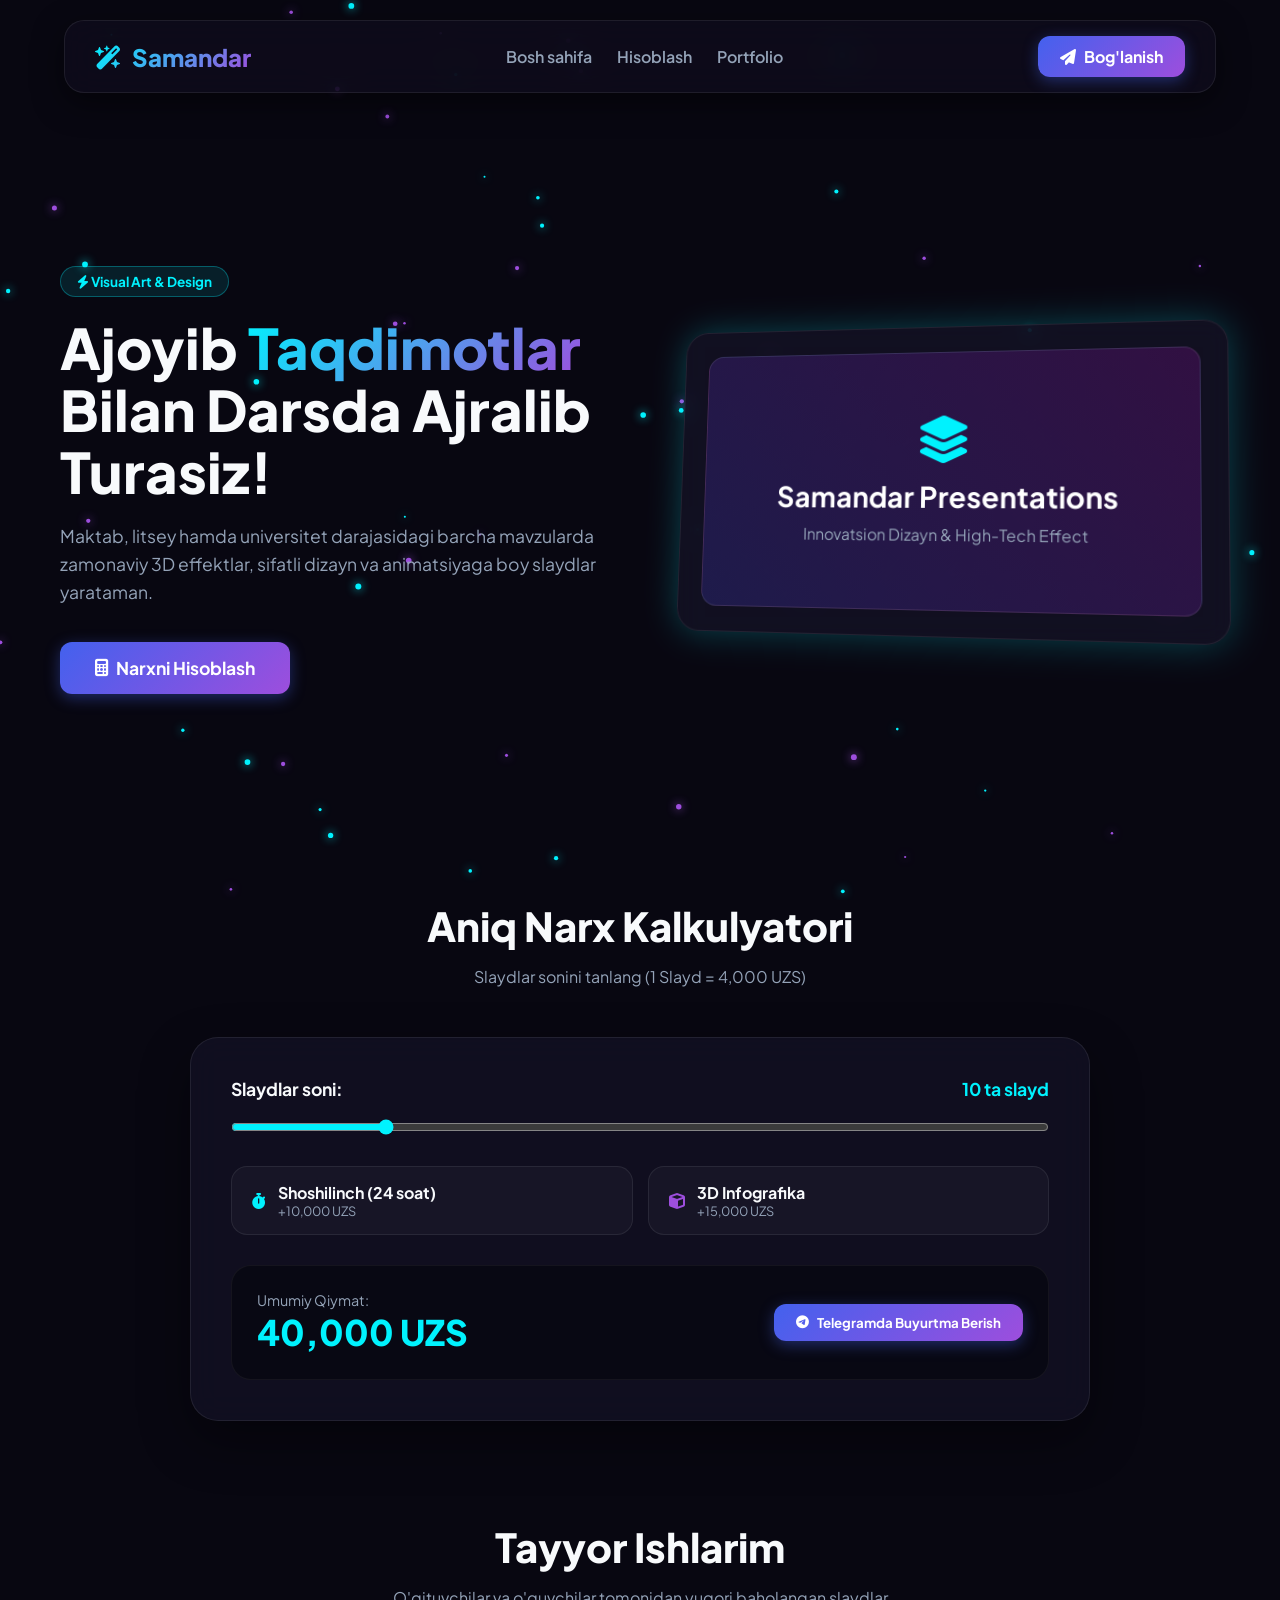
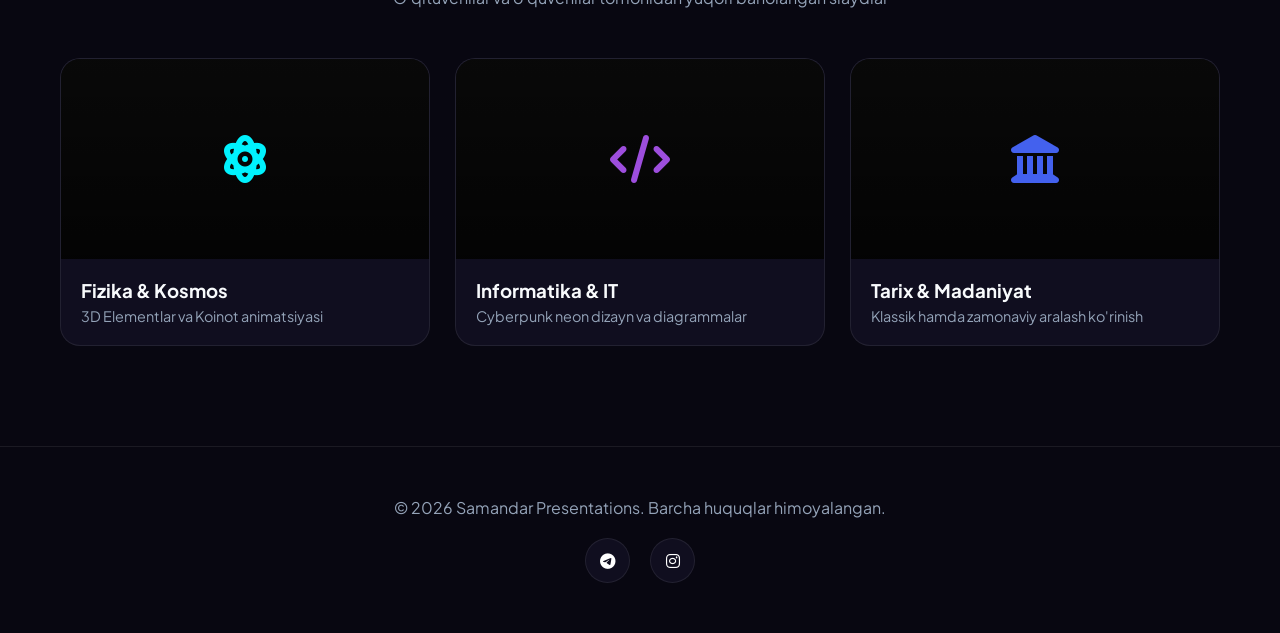
<file: Samandar-presentations/index.html>
<!DOCTYPE html>
<html lang="uz">
<head>
    <meta charset="UTF-8">
    <meta name="viewport" content="width=device-width, initial-scale=1.0">
    <title>Samandar Presentations | Premium Slaydlar</title>
    <!-- Google Fonts & Font Awesome Icons -->
    <link href="https://fonts.googleapis.com/css2?family=Plus+Jakarta+Sans:wght@300;400;600;700;800&display=swap" rel="stylesheet">
    <link rel="stylesheet" href="https://cdnjs.cloudflare.com/ajax/libs/font-awesome/6.4.0/css/all.min.css">
    <!-- CSS Faylimizni ulaymiz -->
    <link rel="stylesheet" href="style.css">
</head>
<body>

    <!-- ANIMATED BACKGROUND CANVAS -->
    <canvas id="bg-canvas"></canvas>

    <!-- NAVIGATION BAR -->
    <nav>
        <div class="logo">
            <i class="fa-solid fa-wand-magic-sparkles"></i> Samandar
        </div>
        <ul class="nav-links">
            <li><a href="#hero">Bosh sahifa</a></li>
            <li><a href="#calc">Hisoblash</a></li>
            <li><a href="#portfolio">Portfolio</a></li>
        </ul>
        <a href="https://t.me/nobody_can_saw" target="_blank" class="btn-glow">
            <i class="fa-paper-plane fa-solid"></i> Bog'lanish
        </a>
    </nav>

    <!-- HERO SECTION -->
    <section class="hero" id="hero">
        <div class="hero-text">
            <span class="hero-badge"><i class="fa-solid fa-bolt"></i> Visual Art & Design</span>
            <h1 class="hero-title">Ajoyib <span>Taqdimotlar</span> Bilan Darsda Ajralib Turasiz!</h1>
            <p class="hero-desc">Maktab, litsey hamda universitet darajasidagi barcha mavzularda zamonaviy 3D effektlar, sifatli dizayn va animatsiyaga boy slaydlar yarataman.</p>
            <a href="#calc" class="btn-glow" style="padding: 15px 35px; font-size: 1.1rem;">
                <i class="fa-solid fa-calculator"></i> Narxni Hisoblash
            </a>
        </div>
        <div class="hero-preview">
            <div class="card-3d">
                <div class="slide-mockup">
                    <i class="fa-solid fa-layer-group" style="font-size: 3rem; color: var(--accent-cyan); margin-bottom: 15px;"></i>
                    <h3>Samandar Presentations</h3>
                    <p style="color: var(--text-muted);">Innovatsion Dizayn & High-Tech Effect</p>
                </div>
            </div>
        </div>
    </section>

    <!-- KALKULYATOR SECTION -->
    <section id="calc">
        <h2 class="section-title">Aniq Narx Kalkulyatori</h2>
        <p class="section-subtitle">Slaydlar sonini tanlang (1 Slayd = 4,000 UZS)</p>

        <div class="calc-container">
            <div class="calc-group">
                <div class="calc-label">
                    <span>Slaydlar soni:</span>
                    <span id="slide-count-val" style="color: var(--accent-cyan);">10 ta slayd</span>
                </div>
                <input type="range" min="1" max="50" value="10" class="calc-slider" id="slide-range">
            </div>

            <div class="calc-options">
                <div class="option-card" id="opt-fast" onclick="toggleOption('fast')">
                    <i class="fa-solid fa-stopwatch" style="color: var(--accent-cyan);"></i>
                    <div>
                        <div style="font-weight: 700;">Shoshilinch (24 soat)</div>
                        <div style="font-size: 0.8rem; color: var(--text-muted);">+10,000 UZS</div>
                    </div>
                </div>
                <div class="option-card" id="opt-3d" onclick="toggleOption('3d')">
                    <i class="fa-solid fa-cube" style="color: var(--accent-purple);"></i>
                    <div>
                        <div style="font-weight: 700;">3D Infografika</div>
                        <div style="font-size: 0.8rem; color: var(--text-muted);">+15,000 UZS</div>
                    </div>
                </div>
            </div>

            <div class="calc-result">
                <div>
                    <div style="color: var(--text-muted); font-size: 0.9rem;">Umumiy Qiymat:</div>
                    <div class="price-display" id="total-price">40,000 UZS</div>
                </div>
                <button class="btn-glow" onclick="sendOrderTelegram()">
                    <i class="fa-brands fa-telegram"></i> Telegramda Buyurtma Berish
                </button>
            </div>
        </div>
    </section>

    <!-- PORTFOLIO SECTION -->
    <section class="portfolio-section" id="portfolio">
        <h2 class="section-title">Tayyor Ishlarim</h2>
        <p class="section-subtitle">O'qituvchilar va o'quvchilar tomonidan yuqori baholangan slaydlar</p>

        <div class="portfolio-grid">
            <div class="portfolio-card">
                <div class="portfolio-img" style="background-image: linear-gradient(rgba(0,0,0,0.5), rgba(0,0,0,0.8)), url('https://images.unsplash.com/photo-1618005182384-a83a8bd57fbe?auto=format&fit=crop&w=600&q=80');">
                    <i class="fa-solid fa-atom" style="color: var(--accent-cyan);"></i>
                </div>
                <div class="portfolio-info">
                    <h3>Fizika & Kosmos</h3>
                    <p style="color: var(--text-muted); font-size: 0.9rem; margin-top: 5px;">3D Elementlar va Koinot animatsiyasi</p>
                </div>
            </div>

            <div class="portfolio-card">
                <div class="portfolio-img" style="background-image: linear-gradient(rgba(0,0,0,0.5), rgba(0,0,0,0.8)), url('https://images.unsplash.com/photo-1526374965328-7f61d4dc18c5?auto=format&fit=crop&w=600&q=80');">
                    <i class="fa-solid fa-code" style="color: var(--accent-purple);"></i>
                </div>
                <div class="portfolio-info">
                    <h3>Informatika & IT</h3>
                    <p style="color: var(--text-muted); font-size: 0.9rem; margin-top: 5px;">Cyberpunk neon dizayn va diagrammalar</p>
                </div>
            </div>

            <div class="portfolio-card">
                <div class="portfolio-img" style="background-image: linear-gradient(rgba(0,0,0,0.5), rgba(0,0,0,0.8)), url('https://images.unsplash.com/photo-1461360370896-922624d12aa1?auto=format&fit=crop&w=600&q=80');">
                    <i class="fa-solid fa-landmark" style="color: var(--accent-blue);"></i>
                </div>
                <div class="portfolio-info">
                    <h3>Tarix & Madaniyat</h3>
                    <p style="color: var(--text-muted); font-size: 0.9rem; margin-top: 5px;">Klassik hamda zamonaviy aralash ko'rinish</p>
                </div>
            </div>
        </div>
    </section>

    <!-- FOOTER -->
    <footer>
        <p>&copy; 2026 Samandar Presentations. Barcha huquqlar himoyalangan.</p>
        <div class="social-links">
            <a href="https://t.me/nobody_can_saw" target="_blank" class="social-btn"><i class="fa-brands fa-telegram"></i></a>
            <a href="https://instagram.com" target="_blank" class="social-btn"><i class="fa-brands fa-instagram"></i></a>
        </div>
    </footer>

    <!-- JS Faylimizni ulaymiz -->
    <script src="script.js"></script>
</body>
</html>
</file>
<file: Samandar-presentations/style.css>
/* --- RESET & BASE STYLES --- */
:root {
  --bg-dark: #080711;
  --card-bg: rgba(22, 20, 42, 0.6);
  --card-border: rgba(255, 255, 255, 0.08);
  --accent-cyan: #00f2fe;
  --accent-purple: #9d4edd;
  --accent-blue: #4361ee;
  --text-main: #f8fafc;
  --text-muted: #94a3b8;
  --glow-shadow: 0 0 35px rgba(0, 242, 254, 0.25);
}

* {
  margin: 0;
  padding: 0;
  box-sizing: border-box;
  font-family: 'Plus Jakarta Sans', sans-serif;
  scroll-behavior: smooth;
}

body {
  background-color: var(--bg-dark);
  color: var(--text-main);
  overflow-x: hidden;
  position: relative;
}

/* --- BACKGROUND CANVAS ANIMATION --- */
#bg-canvas {
  position: fixed;
  top: 0;
  left: 0;
  width: 100vw;
  height: 100vh;
  z-index: -1;
  pointer-events: none;
}

/* --- NAVIGATION --- */
nav {
  position: fixed;
  top: 20px;
  left: 50%;
  transform: translateX(-50%);
  width: 90%;
  max-width: 1200px;
  background: rgba(15, 13, 29, 0.75);
  backdrop-filter: blur(16px);
  border: 1px solid var(--card-border);
  border-radius: 20px;
  padding: 15px 30px;
  display: flex;
  justify-content: space-between;
  align-items: center;
  z-index: 1000;
  box-shadow: 0 10px 30px rgba(0,0,0,0.5);
}

.logo {
  font-size: 1.5rem;
  font-weight: 800;
  background: linear-gradient(135deg, var(--accent-cyan), var(--accent-purple));
  -webkit-background-clip: text;
  -webkit-text-fill-color: transparent;
  display: flex;
  align-items: center;
  gap: 10px;
}

.nav-links {
  display: flex;
  gap: 25px;
  list-style: none;
}

.nav-links a {
  color: var(--text-muted);
  text-decoration: none;
  font-weight: 600;
  transition: all 0.3s ease;
}

.nav-links a:hover {
  color: var(--accent-cyan);
  text-shadow: 0 0 10px var(--accent-cyan);
}

.btn-glow {
  background: linear-gradient(135deg, var(--accent-blue), var(--accent-purple));
  color: #fff;
  padding: 10px 22px;
  border-radius: 12px;
  text-decoration: none;
  font-weight: 700;
  border: none;
  cursor: pointer;
  box-shadow: 0 4px 15px rgba(67, 97, 238, 0.4);
  transition: all 0.3s ease;
  display: inline-flex;
  align-items: center;
  gap: 8px;
}

.btn-glow:hover {
  transform: translateY(-3px);
  box-shadow: 0 8px 25px rgba(157, 78, 221, 0.6);
}

/* --- HERO SECTION --- */
.hero {
  min-height: 100vh;
  padding: 140px 20px 80px;
  display: flex;
  align-items: center;
  justify-content: center;
  max-width: 1200px;
  margin: 0 auto;
  gap: 50px;
}

.hero-text {
  flex: 1;
}

.hero-badge {
  background: rgba(0, 242, 254, 0.1);
  color: var(--accent-cyan);
  border: 1px solid rgba(0, 242, 254, 0.3);
  padding: 6px 16px;
  border-radius: 50px;
  font-size: 0.85rem;
  font-weight: 700;
  display: inline-block;
  margin-bottom: 20px;
}

.hero-title {
  font-size: 3.5rem;
  font-weight: 800;
  line-height: 1.1;
  margin-bottom: 20px;
}

.hero-title span {
  background: linear-gradient(135deg, var(--accent-cyan), var(--accent-purple));
  -webkit-background-clip: text;
  -webkit-text-fill-color: transparent;
}

.hero-desc {
  color: var(--text-muted);
  font-size: 1.1rem;
  line-height: 1.6;
  margin-bottom: 35px;
}

.hero-preview {
  flex: 1;
  position: relative;
  perspective: 1000px;
}

.card-3d {
  background: var(--card-bg);
  border: 1px solid var(--card-border);
  border-radius: 24px;
  padding: 25px;
  backdrop-filter: blur(12px);
  transform: rotateY(-10deg) rotateX(5deg);
  transition: all 0.5s ease;
  box-shadow: var(--glow-shadow);
}

.card-3d:hover {
  transform: rotateY(0deg) rotateX(0deg) scale(1.02);
}

.slide-mockup {
  width: 100%;
  height: 260px;
  background: linear-gradient(45deg, #1e1b4b, #311042);
  border-radius: 16px;
  display: flex;
  flex-direction: column;
  justify-content: center;
  align-items: center;
  text-align: center;
  padding: 20px;
  position: relative;
  overflow: hidden;
  border: 1px solid rgba(255,255,255,0.1);
}

.slide-mockup h3 {
  font-size: 1.8rem;
  margin-bottom: 10px;
  color: #fff;
}

/* --- CALCULATOR SECTION --- */
.section-title {
  text-align: center;
  font-size: 2.5rem;
  font-weight: 800;
  margin-bottom: 15px;
}

.section-subtitle {
  text-align: center;
  color: var(--text-muted);
  margin-bottom: 50px;
}

.calc-container {
  max-width: 900px;
  margin: 0 auto 100px;
  background: var(--card-bg);
  border: 1px solid var(--card-border);
  border-radius: 28px;
  padding: 40px;
  backdrop-filter: blur(16px);
  box-shadow: 0 20px 50px rgba(0,0,0,0.4);
}

.calc-group {
  margin-bottom: 30px;
}

.calc-label {
  display: flex;
  justify-content: space-between;
  font-size: 1.1rem;
  font-weight: 700;
  margin-bottom: 15px;
}

.calc-slider {
  width: 100%;
  height: 10px;
  border-radius: 5px;
  background: rgba(255, 255, 255, 0.1);
  outline: none;
  accent-color: var(--accent-cyan);
  cursor: pointer;
}

.calc-options {
  display: grid;
  grid-template-columns: repeat(auto-fit, minmax(200px, 1fr));
  gap: 15px;
  margin-bottom: 30px;
}

.option-card {
  background: rgba(255, 255, 255, 0.03);
  border: 1px solid var(--card-border);
  padding: 15px 20px;
  border-radius: 16px;
  cursor: pointer;
  transition: all 0.3s ease;
  display: flex;
  align-items: center;
  gap: 12px;
}

.option-card.active {
  border-color: var(--accent-cyan);
  background: rgba(0, 242, 254, 0.08);
}

.calc-result {
  background: rgba(0, 0, 0, 0.4);
  padding: 25px;
  border-radius: 20px;
  display: flex;
  justify-content: space-between;
  align-items: center;
  border: 1px solid rgba(255,255,255,0.05);
}

.price-display {
  font-size: 2.2rem;
  font-weight: 800;
  color: var(--accent-cyan);
}

/* --- PORTFOLIO SECTION --- */
.portfolio-section {
  max-width: 1200px;
  margin: 0 auto 100px;
  padding: 0 20px;
}

.portfolio-grid {
  display: grid;
  grid-template-columns: repeat(auto-fit, minmax(320px, 1fr));
  gap: 25px;
}

.portfolio-card {
  background: var(--card-bg);
  border: 1px solid var(--card-border);
  border-radius: 20px;
  overflow: hidden;
  transition: all 0.4s ease;
}

.portfolio-card:hover {
  transform: translateY(-10px);
  border-color: var(--accent-purple);
  box-shadow: 0 15px 35px rgba(157, 78, 221, 0.25);
}

.portfolio-img {
  width: 100%;
  height: 200px;
  background: #111;
  display: flex;
  align-items: center;
  justify-content: center;
  font-size: 3rem;
  color: var(--text-muted);
  background-size: cover;
  background-position: center;
}

.portfolio-info {
  padding: 20px;
}

/* --- FOOTER --- */
footer {
  border-top: 1px solid var(--card-border);
  padding: 50px 20px;
  text-align: center;
  color: var(--text-muted);
}

.social-links {
  display: flex;
  justify-content: center;
  gap: 20px;
  margin-top: 20px;
}

.social-btn {
  width: 45px;
  height: 45px;
  border-radius: 50%;
  background: var(--card-bg);
  border: 1px solid var(--card-border);
  color: #fff;
  display: flex;
  align-items: center;
  justify-content: center;
  text-decoration: none;
  transition: all 0.3s ease;
}

.social-btn:hover {
  color: var(--accent-cyan);
  border-color: var(--accent-cyan);
  transform: scale(1.1);
}

@media (max-width: 768px) {
  .hero {
      flex-direction: column;
      text-align: center;
  }
  .hero-title {
      font-size: 2.5rem;
  }
  .nav-links {
      display: none;
  }
}
</file>
